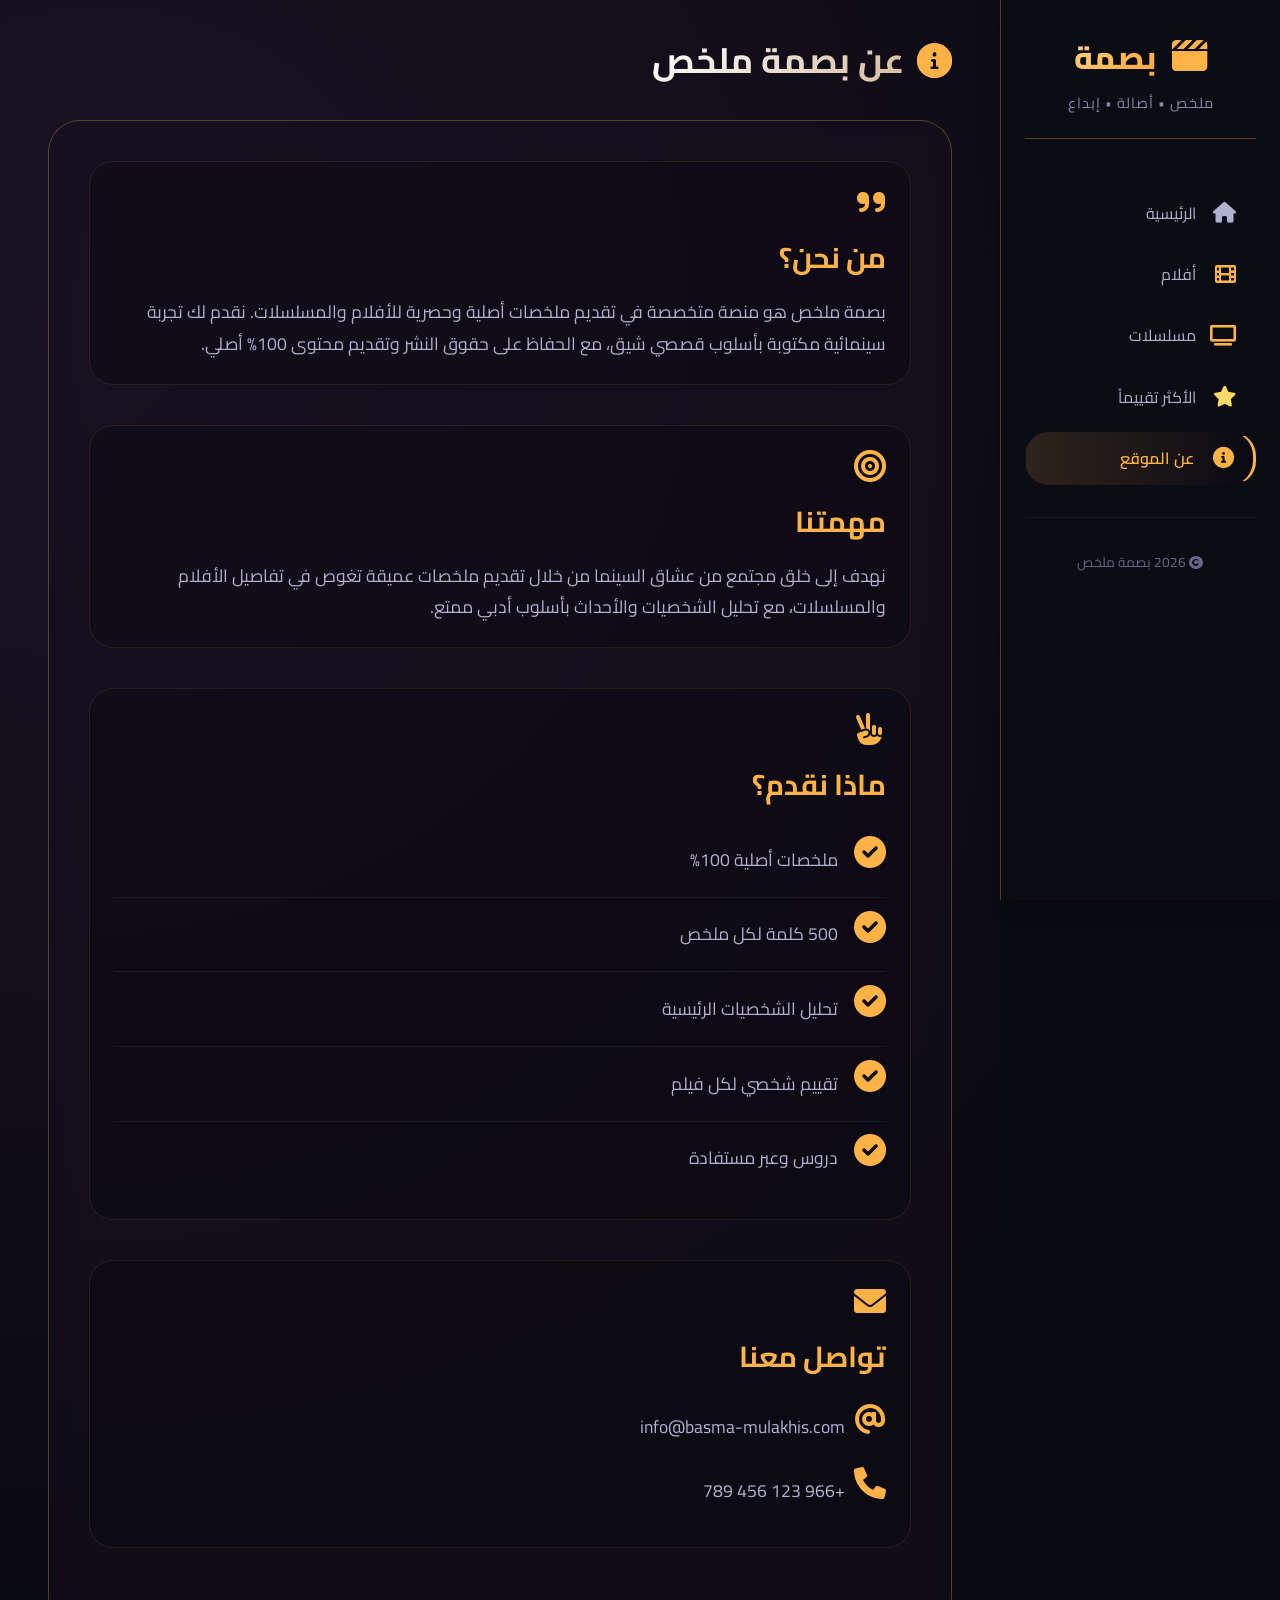
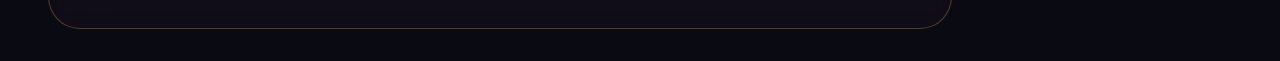
<file: about.html>
<!DOCTYPE html>
<html lang="ar" dir="rtl">
<head>
    <meta charset="UTF-8">
    <meta name="viewport" content="width=device-width, initial-scale=1.0">
    <title>بصمة ملخص | عن الموقع</title>
    
    <!-- تحسينات SEO -->
    <meta name="description" content="تعرف على موقع بصمة ملخص - مصدرك الأول للملخصات الأصلية للأفلام والمسلسلات">
    <meta name="keywords" content="عن الموقع, من نحن, بصمة ملخص, ملخصات أفلام">
    <meta name="author" content="بصمة ملخص">
    <meta name="robots" content="index, follow">
    
    <!-- Open Graph -->
    <meta property="og:title" content="بصمة ملخص - عن الموقع">
    <meta property="og:description" content="تعرف على فريق بصمة ملخص ورسالتنا">
    <meta property="og:type" content="website">
    <meta property="og:site_name" content="بصمة ملخص">
    
    <!-- CSS -->
    <link rel="stylesheet" href="css/style.css">
    <link rel="stylesheet" href="https://cdnjs.cloudflare.com/ajax/libs/font-awesome/6.0.0-beta3/css/all.min.css">
    <link href="https://fonts.googleapis.com/css2?family=Cairo:wght@300;400;500;600;700;800&display=swap" rel="stylesheet">
</head>
<body>
    <div class="menu-toggle" id="menuToggle">
        <i class="fas fa-bars"></i>
    </div>
    <div class="overlay" id="overlay"></div>

    <div class="site-wrapper">
        <aside class="sidebar" id="sidebar">
            <div class="logo-area">
                <div class="logo">
                    <i class="fas fa-clapperboard"></i> بصمة
                </div>
                <div class="logo-sub">ملخص • أصالة • إبداع</div>
            </div>
            
            <nav class="sidebar-nav">
                <a href="index.html" class="nav-item">
                    <i class="fas fa-home"></i>
                    <span>الرئيسية</span>
                </a>
                <a href="movies.html" class="nav-item">
                    <i class="fas fa-film"></i>
                    <span>أفلام</span>
                </a>
                <a href="tvshows.html" class="nav-item">
                    <i class="fas fa-tv"></i>
                    <span>مسلسلات</span>
                </a>
                <a href="top-rated.html" class="nav-item">
                    <i class="fas fa-star"></i>
                    <span>الأكثر تقييماً</span>
                </a>
                <a href="about.html" class="nav-item active">
                    <i class="fas fa-info-circle"></i>
                    <span>عن الموقع</span>
                </a>
            </nav>
            
            <div class="sidebar-footer">
                <i class="fas fa-copyright"></i> 2026 بصمة ملخص
            </div>
        </aside>

        <main class="main-content">
            <div class="top-header">
                <h1 class="page-title">
                    <i class="fas fa-info-circle"></i> 
                    عن بصمة ملخص
                </h1>
            </div>

            <div class="about-container glass-card">
                <div class="about-section">
                    <i class="fas fa-quote-right"></i>
                    <h2>من نحن؟</h2>
                    <p>بصمة ملخص هو منصة متخصصة في تقديم ملخصات أصلية وحصرية للأفلام والمسلسلات. نقدم لك تجربة سينمائية مكتوبة بأسلوب قصصي شيق، مع الحفاظ على حقوق النشر وتقديم محتوى 100% أصلي.</p>
                </div>

                <div class="about-section">
                    <i class="fas fa-bullseye"></i>
                    <h2>مهمتنا</h2>
                    <p>نهدف إلى خلق مجتمع من عشاق السينما من خلال تقديم ملخصات عميقة تغوص في تفاصيل الأفلام والمسلسلات، مع تحليل الشخصيات والأحداث بأسلوب أدبي ممتع.</p>
                </div>

                <div class="about-section">
                    <i class="fas fa-hand-peace"></i>
                    <h2>ماذا نقدم؟</h2>
                    <ul class="about-list">
                        <li><i class="fas fa-check-circle"></i> ملخصات أصلية 100%</li>
                        <li><i class="fas fa-check-circle"></i> 500 كلمة لكل ملخص</li>
                        <li><i class="fas fa-check-circle"></i> تحليل الشخصيات الرئيسية</li>
                        <li><i class="fas fa-check-circle"></i> تقييم شخصي لكل فيلم</li>
                        <li><i class="fas fa-check-circle"></i> دروس وعبر مستفادة</li>
                    </ul>
                </div>

                <div class="about-section">
                    <i class="fas fa-envelope"></i>
                    <h2>تواصل معنا</h2>
                    <div class="contact-info">
                        <p><i class="fas fa-at"></i> info@basma-mulakhis.com</p>
                        <p><i class="fas fa-phone"></i> +966 123 456 789</p>
                    </div>
                </div>
            </div>

            <div class="scroll-top" id="scrollTop">
                <i class="fas fa-arrow-up"></i>
            </div>
        </main>
    </div>

    <!-- ملفات JavaScript (اختياري للصفحة) -->
    <script src="js/movies-data.js"></script>
    <script src="js/tvshows-data.js"></script>
    <script src="js/main-data.js"></script>
    <script src="js/main.js"></script>
</body>
</html>
</file>
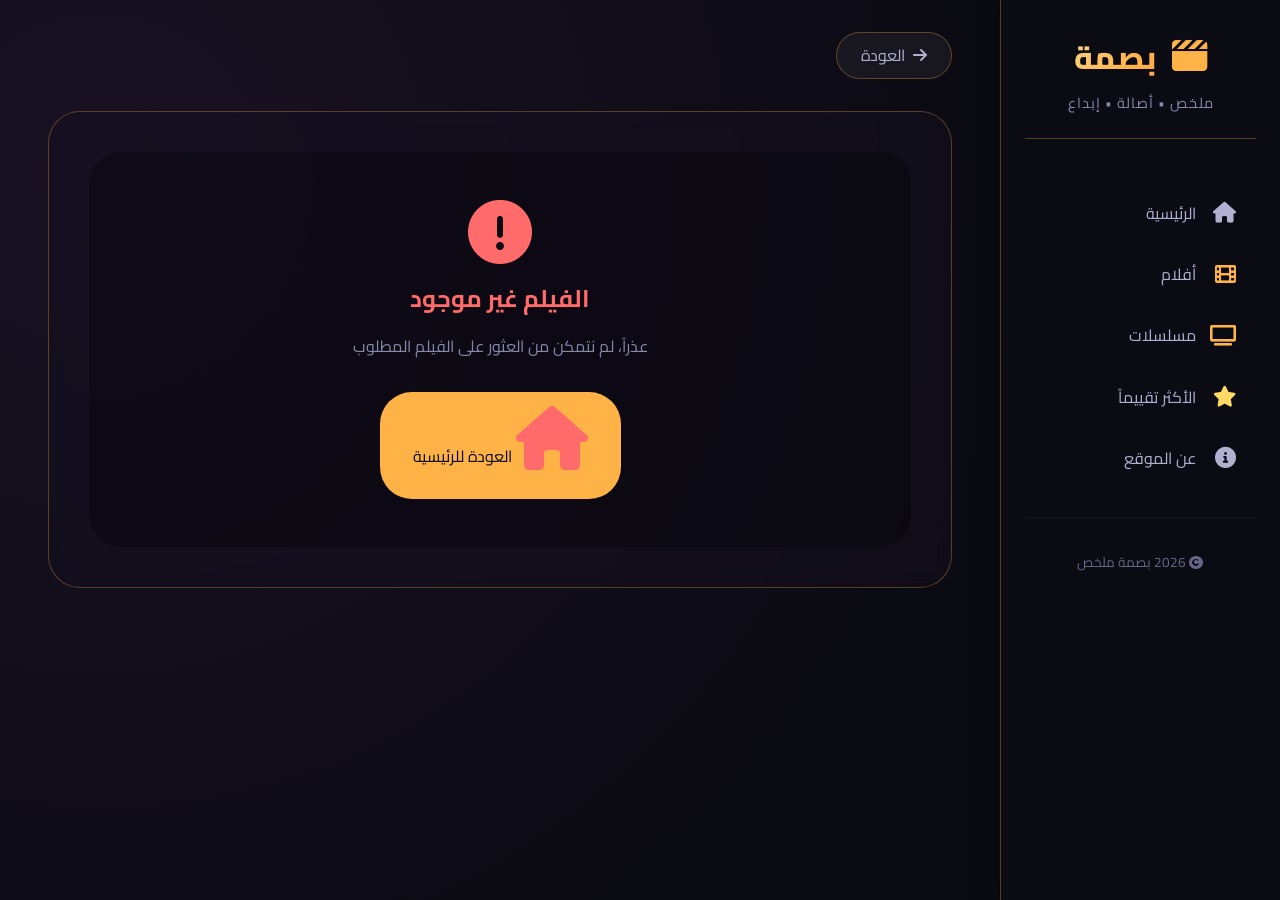
<file: movie-detail.html>
<!DOCTYPE html>
<html lang="ar" dir="rtl">
<head>
    <meta charset="UTF-8">
    <meta name="viewport" content="width=device-width, initial-scale=1.0">
    <title>بصمة ملخص | تفاصيل</title>
    
    <!-- تحسينات SEO -->
    <meta name="description" content="ملخصات أفلام ومسلسلات أصلية 100%">
    <meta name="keywords" content="ملخصات أفلام, ملخصات مسلسلات, مراجعات أفلام">
    <meta name="author" content="بصمة ملخص">
    <meta name="robots" content="index, follow">
    
    <!-- Open Graph -->
    <meta property="og:site_name" content="بصمة ملخص">
    <meta property="og:locale" content="ar_SA">
    
    <!-- Canonical URL (سيتم تحديثه بالجافاسكريبت) -->
    <link rel="canonical" id="canonical" href="https://ahmedrashadali7.github.io/basmah-mulakhas/movie-detail.html">
    
    <!-- CSS -->
    <link rel="stylesheet" href="css/style.css">
    <link rel="stylesheet" href="https://cdnjs.cloudflare.com/ajax/libs/font-awesome/6.0.0-beta3/css/all.min.css">
    <link href="https://fonts.googleapis.com/css2?family=Cairo:wght@300;400;500;600;700;800&display=swap" rel="stylesheet">
    
    <style>
        .loading-spinner {
            text-align: center;
            padding: 3rem;
        }
        .loading-spinner i {
            font-size: 3rem;
            color: #ffb347;
            animation: spin 1s linear infinite;
        }
        .loading-spinner p {
            margin-top: 1rem;
            color: #8888aa;
        }
        .error-container {
            text-align: center;
            padding: 3rem;
            background: rgba(0,0,0,0.3);
            border-radius: 2rem;
        }
        .error-container i {
            font-size: 4rem;
            color: #ff6b6b;
            margin-bottom: 1rem;
        }
        .error-container h2 {
            color: #ff6b6b;
            margin-bottom: 1rem;
        }
        .error-container p {
            color: #8888aa;
            margin-bottom: 2rem;
        }
        @keyframes spin {
            0% { transform: rotate(0deg); }
            100% { transform: rotate(360deg); }
        }
    </style>
</head>
<body>
    <div class="menu-toggle" id="menuToggle">
        <i class="fas fa-bars"></i>
    </div>
    <div class="overlay" id="overlay"></div>

    <div class="site-wrapper">
        <aside class="sidebar" id="sidebar">
            <div class="logo-area">
                <div class="logo">
                    <i class="fas fa-clapperboard"></i> بصمة
                </div>
                <div class="logo-sub">ملخص • أصالة • إبداع</div>
            </div>
            
            <nav class="sidebar-nav">
                <a href="index.html" class="nav-item">
                    <i class="fas fa-home"></i>
                    <span>الرئيسية</span>
                </a>
                <a href="movies.html" class="nav-item">
                    <i class="fas fa-film"></i>
                    <span>أفلام</span>
                </a>
                <a href="tvshows.html" class="nav-item">
                    <i class="fas fa-tv"></i>
                    <span>مسلسلات</span>
                </a>
                <a href="top-rated.html" class="nav-item">
                    <i class="fas fa-star"></i>
                    <span>الأكثر تقييماً</span>
                </a>
                <a href="about.html" class="nav-item">
                    <i class="fas fa-info-circle"></i>
                    <span>عن الموقع</span>
                </a>
            </nav>
            
            <div class="sidebar-footer">
                <i class="fas fa-copyright"></i> 2026 بصمة ملخص
            </div>
        </aside>

        <main class="main-content">
            <div class="back-button">
                <a href="javascript:history.back()" class="btn-back">
                    <i class="fas fa-arrow-right"></i> العودة
                </a>
            </div>

            <div class="movie-detail-container" id="movieDetail">
                <div class="loading-spinner">
                    <i class="fas fa-spinner fa-spin"></i>
                    <p>جاري تحميل التفاصيل...</p>
                </div>
            </div>

            <div class="scroll-top" id="scrollTop">
                <i class="fas fa-arrow-up"></i>
            </div>
        </main>
    </div>

    <!-- ملفات JavaScript -->
    <script src="js/movies-data.js"></script>
    <script src="js/tvshows-data.js"></script>
    <script src="js/main-data.js"></script>
    <script src="js/ui.js"></script>
    <script src="js/search.js"></script>
    <script src="js/social.js"></script>
    <script src="js/main.js"></script>
    
    <script>
        document.addEventListener('DOMContentLoaded', function() {
            // GitHub Pages: نستخدم query string فقط
            const urlParams = new URLSearchParams(window.location.search);
            const movieId = urlParams.get('id');
            
            console.log('📌 معرف الفيلم:', movieId);
            
            if (movieId && typeof loadMovieDetails === 'function') {
                loadMovieDetails(movieId);
            } else {
                console.error('❌ لا يوجد معرف فيلم');
                document.getElementById('movieDetail').innerHTML = `
                    <div class="error-container">
                        <i class="fas fa-exclamation-circle"></i>
                        <h2>الفيلم غير موجود</h2>
                        <p>عذراً، لم نتمكن من العثور على الفيلم المطلوب</p>
                        <a href="index.html" class="btn-back" style="background: #ffb347; color: #0a0a12; padding: 0.8rem 2rem; border-radius: 2rem; text-decoration: none; display: inline-block;">
                            <i class="fas fa-home"></i> العودة للرئيسية
                        </a>
                    </div>
                `;
            }
        });
    </script>
</body>
</html>
</file>
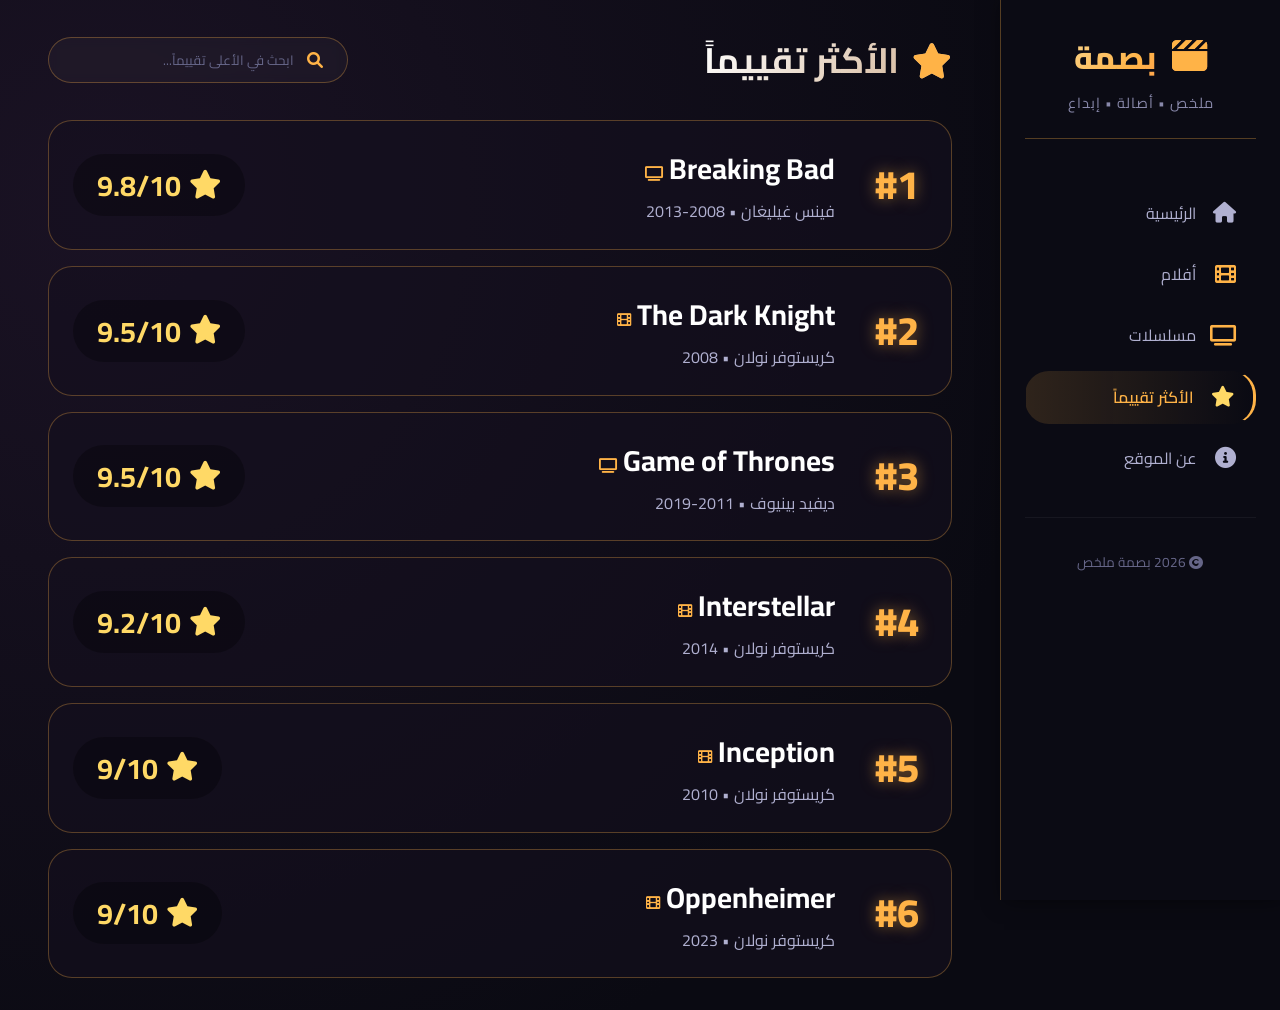
<file: top-rated.html>
<!DOCTYPE html>
<html lang="ar" dir="rtl">
<head>
    <meta charset="UTF-8">
    <meta name="viewport" content="width=device-width, initial-scale=1.0">
    <title>بصمة ملخص | الأكثر تقييماً</title>
    
    <!-- تحسينات SEO -->
    <meta name="description" content="قائمة بأعلى الأفلام والمسلسلات تقييماً على موقع بصمة ملخص">
    <meta name="keywords" content="أفضل الأفلام, أفضل المسلسلات, أعلى تقييم, بصمة ملخص">
    <meta name="author" content="بصمة ملخص">
    <meta name="robots" content="index, follow">
    
    <!-- Open Graph -->
    <meta property="og:title" content="بصمة ملخص - الأكثر تقييماً">
    <meta property="og:description" content="أعلى الأفلام والمسلسلات تقييماً">
    <meta property="og:type" content="website">
    <meta property="og:site_name" content="بصمة ملخص">
    
    <!-- CSS -->
    <link rel="stylesheet" href="css/style.css">
    <link rel="stylesheet" href="https://cdnjs.cloudflare.com/ajax/libs/font-awesome/6.0.0-beta3/css/all.min.css">
    <link href="https://fonts.googleapis.com/css2?family=Cairo:wght@300;400;500;600;700;800&display=swap" rel="stylesheet">
</head>
<body>
    <div class="menu-toggle" id="menuToggle">
        <i class="fas fa-bars"></i>
    </div>
    <div class="overlay" id="overlay"></div>

    <div class="site-wrapper">
        <aside class="sidebar" id="sidebar">
            <div class="logo-area">
                <div class="logo">
                    <i class="fas fa-clapperboard"></i> بصمة
                </div>
                <div class="logo-sub">ملخص • أصالة • إبداع</div>
            </div>
            
            <nav class="sidebar-nav">
                <a href="index.html" class="nav-item">
                    <i class="fas fa-home"></i>
                    <span>الرئيسية</span>
                </a>
                <a href="movies.html" class="nav-item">
                    <i class="fas fa-film"></i>
                    <span>أفلام</span>
                </a>
                <a href="tvshows.html" class="nav-item">
                    <i class="fas fa-tv"></i>
                    <span>مسلسلات</span>
                </a>
                <a href="top-rated.html" class="nav-item active">
                    <i class="fas fa-star"></i>
                    <span>الأكثر تقييماً</span>
                </a>
                <a href="about.html" class="nav-item">
                    <i class="fas fa-info-circle"></i>
                    <span>عن الموقع</span>
                </a>
            </nav>
            
            <div class="sidebar-footer">
                <i class="fas fa-copyright"></i> 2026 بصمة ملخص
            </div>
        </aside>

        <main class="main-content">
            <div class="top-header">
                <h1 class="page-title">
                    <i class="fas fa-star"></i> 
                    الأكثر تقييماً
                </h1>
                <div class="search-box">
                    <i class="fas fa-search"></i>
                    <input type="text" id="searchInput" placeholder="ابحث في الأعلى تقييماً...">
                </div>
            </div>

            <div class="top-rated-list" id="topRatedContainer">
                <div style="text-align: center; padding: 2rem; color: #8888aa;">
                    <i class="fas fa-spinner fa-spin" style="font-size: 2rem;"></i>
                    <p>جاري تحميل القائمة...</p>
                </div>
            </div>

            <div class="scroll-top" id="scrollTop">
                <i class="fas fa-arrow-up"></i>
            </div>
        </main>
    </div>

    <!-- ملفات JavaScript -->
    <script src="js/movies-data.js"></script>
    <script src="js/tvshows-data.js"></script>
    <script src="js/main-data.js"></script>
    <script src="js/categories.js"></script>
    <script src="js/ui.js"></script>
    <script src="js/search.js"></script>
    <script src="js/social.js"></script>
    <script src="js/main.js"></script>
</body>
</html>
</file>
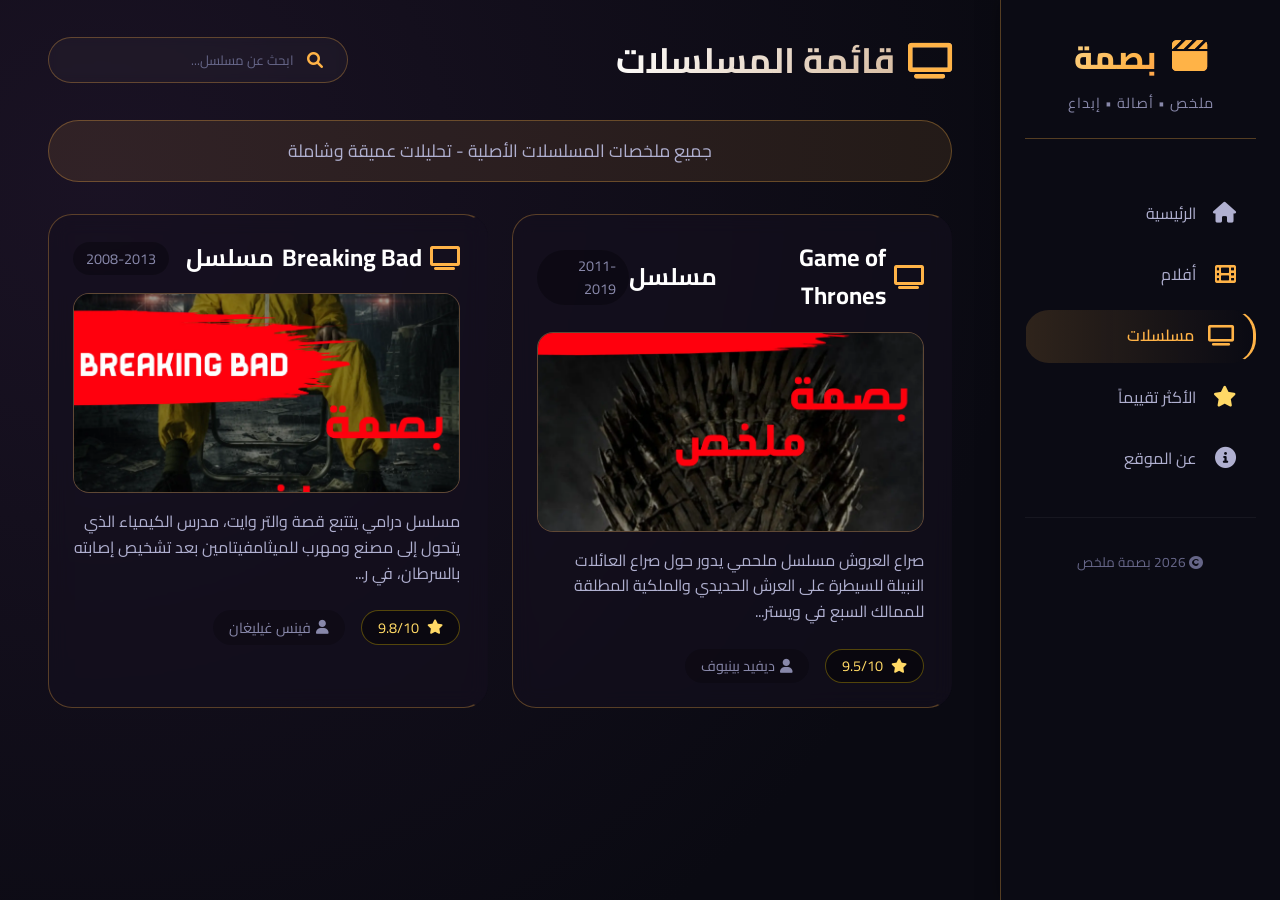
<file: tvshows.html>
<!DOCTYPE html>
<html lang="ar" dir="rtl">
<head>
    <meta charset="UTF-8">
    <meta name="viewport" content="width=device-width, initial-scale=1.0">
    <title>بصمة ملخص | المسلسلات</title>
    
    <!-- تحسينات SEO -->
    <meta name="description" content="قائمة بجميع ملخصات المسلسلات الأصلية - تحليلات عميقة وشاملة">
    <meta name="keywords" content="ملخصات مسلسلات, مراجعات مسلسلات, مسلسلات جديدة, بصمة ملخص">
    <meta name="author" content="بصمة ملخص">
    <meta name="robots" content="index, follow">
    
    <!-- Open Graph -->
    <meta property="og:title" content="بصمة ملخص - قائمة المسلسلات">
    <meta property="og:description" content="جميع ملخصات المسلسلات الأصلية في مكان واحد">
    <meta property="og:type" content="website">
    <meta property="og:site_name" content="بصمة ملخص">
    
    <!-- CSS -->
    <link rel="stylesheet" href="css/style.css">
    <link rel="stylesheet" href="https://cdnjs.cloudflare.com/ajax/libs/font-awesome/6.0.0-beta3/css/all.min.css">
    <link href="https://fonts.googleapis.com/css2?family=Cairo:wght@300;400;500;600;700;800&display=swap" rel="stylesheet">
</head>
<body>
    <div class="menu-toggle" id="menuToggle">
        <i class="fas fa-bars"></i>
    </div>
    <div class="overlay" id="overlay"></div>

    <div class="site-wrapper">
        <aside class="sidebar" id="sidebar">
            <div class="logo-area">
                <div class="logo">
                    <i class="fas fa-clapperboard"></i> بصمة
                </div>
                <div class="logo-sub">ملخص • أصالة • إبداع</div>
            </div>
            
            <nav class="sidebar-nav">
                <a href="index.html" class="nav-item">
                    <i class="fas fa-home"></i>
                    <span>الرئيسية</span>
                </a>
                <a href="movies.html" class="nav-item">
                    <i class="fas fa-film"></i>
                    <span>أفلام</span>
                </a>
                <a href="tvshows.html" class="nav-item active">
                    <i class="fas fa-tv"></i>
                    <span>مسلسلات</span>
                </a>
                <a href="top-rated.html" class="nav-item">
                    <i class="fas fa-star"></i>
                    <span>الأكثر تقييماً</span>
                </a>
                <a href="about.html" class="nav-item">
                    <i class="fas fa-info-circle"></i>
                    <span>عن الموقع</span>
                </a>
            </nav>
            
            <div class="sidebar-footer">
                <i class="fas fa-copyright"></i> 2026 بصمة ملخص
            </div>
        </aside>

        <main class="main-content">
            <div class="top-header">
                <h1 class="page-title">
                    <i class="fas fa-tv"></i> 
                    قائمة المسلسلات
                </h1>
                <div class="search-box">
                    <i class="fas fa-search"></i>
                    <input type="text" id="searchInput" placeholder="ابحث عن مسلسل...">
                </div>
            </div>

            <div class="category-info">
                <p>جميع ملخصات المسلسلات الأصلية - تحليلات عميقة وشاملة</p>
            </div>

            <div class="movies-grid" id="moviesContainer">
                <div style="text-align: center; padding: 2rem; color: #8888aa;">
                    <i class="fas fa-spinner fa-spin" style="font-size: 2rem;"></i>
                    <p>جاري التحميل...</p>
                </div>
            </div>

            <div class="scroll-top" id="scrollTop">
                <i class="fas fa-arrow-up"></i>
            </div>
        </main>
    </div>

    <!-- ملفات JavaScript -->
    <script src="js/movies-data.js"></script>
    <script src="js/tvshows-data.js"></script>
    <script src="js/main-data.js"></script>
    <script src="js/categories.js"></script>
    <script src="js/ui.js"></script>
    <script src="js/search.js"></script>
    <script src="js/social.js"></script>
    <script src="js/main.js"></script>
</body>
</html>
</file>
<file: css/style.css>
/* ========== المتغيرات الأساسية ========== */
:root {
    --primary: #ffb347;
    --primary-dark: #ff7e5f;
    --bg-dark: #0a0a12;
    --bg-card: rgba(20, 15, 30, 0.6);
    --text-light: #ffffff;
    --text-dim: #b0b0d0;
    --border-glow: rgba(255, 180, 70, 0.3);
    --shadow: 0 15px 30px -15px #000;
}

/* ========== إعادة تعيين ========== */
* {
    margin: 0;
    padding: 0;
    box-sizing: border-box;
}

body {
    font-family: 'Cairo', sans-serif;
    background: var(--bg-dark);
    color: var(--text-light);
    line-height: 1.6;
    direction: rtl;
    min-height: 100vh;
}

/* ========== الهيكل الرئيسي ========== */
.site-wrapper {
    display: grid;
    grid-template-columns: 280px 1fr;
    min-height: 100vh;
}

/* ========== تحسينات القائمة الجانبية للهاتف ========== */
.menu-toggle {
    display: none;
    position: fixed;
    top: 20px;
    right: 20px;
    z-index: 1001;
    background: var(--primary);
    color: #0a0a12;
    width: 50px;
    height: 50px;
    border-radius: 50%;
    align-items: center;
    justify-content: center;
    cursor: pointer;
    box-shadow: 0 4px 15px rgba(255, 180, 70, 0.3);
    border: 2px solid rgba(255, 255, 255, 0.2);
    font-size: 1.3rem;
    transition: all 0.3s ease;
}

.menu-toggle:hover {
    transform: scale(1.1);
    background: #ffc064;
}

.overlay {
    display: none;
    position: fixed;
    top: 0;
    left: 0;
    right: 0;
    bottom: 0;
    background: rgba(0, 0, 0, 0.7);
    z-index: 998;
    backdrop-filter: blur(3px);
}

/* ========== الشريط الجانبي ========== */
.sidebar {
    background: rgba(12, 12, 22, 0.95);
    backdrop-filter: blur(10px);
    border-left: 1px solid var(--border-glow);
    padding: 2rem 1.5rem;
    position: sticky;
    top: 0;
    height: 100vh;
    overflow-y: auto;
    box-shadow: 4px 0 20px rgba(0, 0, 0, 0.5);
    transition: right 0.3s ease;
}

.logo-area {
    text-align: center;
    margin-bottom: 3rem;
    padding-bottom: 1.5rem;
    border-bottom: 1px solid var(--border-glow);
}

.logo {
    font-size: 2rem;
    font-weight: 800;
    background: linear-gradient(135deg, #f5e6b1, var(--primary), var(--primary-dark));
    -webkit-background-clip: text;
    background-clip: text;
    color: transparent;
    margin-bottom: 0.5rem;
}

.logo i {
    font-size: 2.2rem;
    color: var(--primary);
    margin-left: 0.5rem;
}

.logo-sub {
    color: #8888aa;
    font-size: 0.9rem;
    letter-spacing: 1px;
}

.sidebar-nav {
    display: flex;
    flex-direction: column;
    gap: 0.5rem;
}

.nav-item {
    display: flex;
    align-items: center;
    gap: 1rem;
    padding: 0.8rem 1.2rem;
    border-radius: 1.5rem;
    color: var(--text-dim);
    transition: all 0.3s ease;
    text-decoration: none;
    border: 1px solid transparent;
}

.nav-item i {
    width: 24px;
    font-size: 1.3rem;
}

.nav-item:hover {
    background: rgba(255, 180, 70, 0.1);
    border-color: var(--border-glow);
    color: var(--primary);
    transform: translateX(-5px);
}

.nav-item.active {
    background: linear-gradient(90deg, rgba(255, 180, 70, 0.15), transparent);
    border-right: 3px solid var(--primary);
    color: var(--primary);
    font-weight: 600;
}

.sidebar-footer {
    margin-top: auto;
    padding-top: 2rem;
    margin-top: 2rem;
    border-top: 1px solid rgba(255, 255, 255, 0.05);
    font-size: 0.85rem;
    color: #666688;
    text-align: center;
    line-height: 1.8;
}

/* ========== المحتوى الرئيسي ========== */
.main-content {
    padding: 2rem 3rem;
    background: radial-gradient(circle at 10% 20%, rgba(30, 20, 40, 0.8), var(--bg-dark) 80%);
    min-height: 100vh;
}

/* الهيدر العلوي */
.top-header {
    display: flex;
    justify-content: space-between;
    align-items: center;
    margin-bottom: 2rem;
    flex-wrap: wrap;
    gap: 1rem;
}

.page-title {
    font-size: 2.2rem;
    font-weight: 700;
    background: linear-gradient(120deg, #ffffff, #d0b090);
    -webkit-background-clip: text;
    background-clip: text;
    color: transparent;
    display: flex;
    align-items: center;
    gap: 0.8rem;
}

.page-title i {
    color: var(--primary);
}

.search-box {
    background: rgba(255, 255, 255, 0.03);
    border: 1px solid var(--border-glow);
    border-radius: 3rem;
    padding: 0.6rem 1.5rem;
    display: flex;
    align-items: center;
    gap: 0.8rem;
    width: 300px;
    backdrop-filter: blur(5px);
}

.search-box i {
    color: var(--primary);
}

.search-box input {
    background: transparent;
    border: none;
    outline: none;
    color: white;
    font-family: 'Cairo', sans-serif;
    width: 100%;
}

.search-box input::placeholder {
    color: #666688;
}

/* الإحصائيات */
.stats {
    display: flex;
    gap: 1.5rem;
    margin-bottom: 2.5rem;
    flex-wrap: wrap;
}

.stat-card {
    background: var(--bg-card);
    border: 1px solid var(--border-glow);
    border-radius: 1.5rem;
    padding: 1rem 2rem;
    display: flex;
    align-items: center;
    gap: 1rem;
    backdrop-filter: blur(10px);
    transition: all 0.3s ease;
}

.stat-card:hover {
    transform: translateY(-3px);
    border-color: var(--primary);
    box-shadow: 0 10px 20px -10px #000;
}

.stat-card i {
    color: var(--primary);
    font-size: 1.8rem;
}

.stat-info h4 {
    font-size: 1.5rem;
    font-weight: 700;
    color: white;
}

.stat-info p {
    color: #8888aa;
    font-size: 0.9rem;
}

/* ========== أقسام سريعة في الرئيسية ========== */
.quick-sections {
    display: grid;
    grid-template-columns: repeat(auto-fit, minmax(250px, 1fr));
    gap: 1.5rem;
    margin: 2rem 0 3rem;
}

.quick-card {
    background: linear-gradient(145deg, rgba(255, 180, 70, 0.1), rgba(255, 120, 70, 0.05));
    border: 1px solid var(--border-glow);
    border-radius: 1.5rem;
    padding: 2rem;
    text-align: center;
    text-decoration: none;
    color: inherit;
    transition: all 0.3s ease;
    backdrop-filter: blur(10px);
}

.quick-card:hover {
    transform: translateY(-5px);
    border-color: var(--primary);
    box-shadow: 0 15px 30px -10px #000;
}

.quick-card i {
    font-size: 3rem;
    color: var(--primary);
    margin-bottom: 1rem;
}

.quick-card h3 {
    font-size: 1.5rem;
    margin-bottom: 0.5rem;
    color: white;
}

.quick-card p {
    color: var(--text-dim);
}

.section-title {
    font-size: 1.8rem;
    margin: 2rem 0 1rem;
    display: flex;
    align-items: center;
    gap: 0.8rem;
    color: white;
}

.section-title i {
    color: var(--primary);
}

/* ========== شبكة الأفلام ========== */
.movies-grid {
    display: grid;
    grid-template-columns: repeat(auto-fill, minmax(300px, 1fr));
    gap: 1.5rem;
    margin-top: 2rem;
}

/* بطاقة الفيلم */
.movie-card {
    background: var(--bg-card);
    backdrop-filter: blur(10px);
    border: 1px solid var(--border-glow);
    border-radius: 1.5rem;
    padding: 1.5rem;
    transition: all 0.3s ease;
    text-decoration: none;
    color: inherit;
    display: block;
    border-right: 4px solid transparent;
    animation: slideIn 0.5s ease forwards;
    height: 100%;
}

.movie-card:hover {
    transform: translateY(-5px) translateX(-5px);
    border-right-color: var(--primary);
    box-shadow: 0 20px 30px -10px #000;
}

.movie-card-header {
    display: flex;
    justify-content: space-between;
    align-items: center;
    margin-bottom: 1rem;
}

.movie-title {
    font-size: 1.5rem;
    font-weight: 700;
    display: flex;
    align-items: center;
    gap: 0.5rem;
}

.movie-title i {
    color: var(--primary);
}

.movie-year {
    color: #8888aa;
    font-size: 0.9rem;
    background: rgba(0, 0, 0, 0.3);
    padding: 0.3rem 0.8rem;
    border-radius: 2rem;
}

.movie-summary {
    color: var(--text-dim);
    margin-bottom: 1.5rem;
    line-height: 1.6;
    display: -webkit-box;
    -webkit-line-clamp: 3;
    -webkit-box-orient: vertical;
    overflow: hidden;
}

.movie-meta {
    display: flex;
    gap: 1rem;
    flex-wrap: wrap;
}

.movie-rating {
    background: rgba(0, 0, 0, 0.4);
    padding: 0.3rem 1rem;
    border-radius: 2rem;
    border: 1px solid rgba(255, 215, 0, 0.3);
    color: #ffd966;
    display: inline-flex;
    align-items: center;
    gap: 0.5rem;
    font-size: 0.9rem;
}

.movie-director {
    color: #8888aa;
    font-size: 0.9rem;
    display: flex;
    align-items: center;
    gap: 0.3rem;
    background: rgba(0, 0, 0, 0.2);
    padding: 0.3rem 1rem;
    border-radius: 2rem;
}

/* ========== صفحة التفاصيل ========== */
.back-button {
    margin-bottom: 2rem;
}

.btn-back {
    background: rgba(255, 255, 255, 0.05);
    border: 1px solid var(--border-glow);
    padding: 0.6rem 1.5rem;
    border-radius: 2rem;
    color: var(--text-dim);
    text-decoration: none;
    display: inline-flex;
    align-items: center;
    gap: 0.5rem;
    transition: all 0.3s;
}

.btn-back:hover {
    background: rgba(255, 180, 70, 0.1);
    color: var(--primary);
    transform: translateX(5px);
}

.movie-detail-container {
    background: var(--bg-card);
    backdrop-filter: blur(10px);
    border: 1px solid var(--border-glow);
    border-radius: 2rem;
    padding: 2.5rem;
    animation: slideIn 0.5s ease;
}

.detail-header {
    display: flex;
    gap: 2rem;
    margin-bottom: 2rem;
    flex-wrap: wrap;
}

/* ========== تحسين عرض الصور في صفحة التفاصيل ========== */

.detail-poster {
    width: 200px;
    height: 300px;
    background: linear-gradient(145deg, #2a2535, #1a1525);
    border-radius: 1.5rem;
    display: flex;
    align-items: center;
    justify-content: center;
    border: 2px solid var(--border-glow);
    overflow: hidden;  /* 👈 يخفي أي جزء زائد من الصورة */
    position: relative;
    box-shadow: 0 10px 20px rgba(0,0,0,0.5);
    flex-shrink: 0;  /* 👈 يمنع الصورة من التقلص */
}

.detail-poster i {
    font-size: 4rem;
    color: var(--primary);
    opacity: 0.5;
}

.detail-poster img {
    width: 100%;
    height: 100%;
    object-fit: cover;  /* 👈 ده الحل السحري! بيخلي الصورة تغطي الإطار كامل */
    object-position: center;  /* 👈 يركز الصورة في المنتصف */
    border-radius: 1.5rem;
    transition: transform 0.3s ease;
    display: block;
}

.detail-poster img:hover {
    transform: scale(1.05);  /* 👈 تكبير بسيط عند المرور بالماوس */
}

/* ========== تحسين عرض الصور في البطاقات ========== */

.movie-card .movie-poster {
    width: 100%;
    height: 200px;
    object-fit: cover;  /* 👈 نفس الحل السحري */
    object-position: center;
    border-radius: 1rem;
    margin-bottom: 1rem;
    border: 1px solid var(--border-glow);
    transition: transform 0.3s ease;
}

.movie-card:hover .movie-poster {
    transform: scale(1.02);
}

.detail-title {
    font-size: 2.8rem;
    font-weight: 800;
    margin-bottom: 0.5rem;
    background: linear-gradient(135deg, #ffffff, var(--primary));
    -webkit-background-clip: text;
    background-clip: text;
    color: transparent;
}

.detail-meta {
    display: flex;
    gap: 2rem;
    margin: 1rem 0;
    flex-wrap: wrap;
}

.detail-meta-item {
    display: flex;
    align-items: center;
    gap: 0.5rem;
    color: var(--text-dim);
    background: rgba(0, 0, 0, 0.3);
    padding: 0.5rem 1.2rem;
    border-radius: 2rem;
}

.detail-meta-item i {
    color: var(--primary);
}

.detail-rating {
    font-size: 2rem;
    color: #ffd966;
    font-weight: 700;
    margin: 1rem 0;
    display: flex;
    align-items: center;
    gap: 0.5rem;
    background: rgba(0, 0, 0, 0.3);
    padding: 0.5rem 1.5rem;
    border-radius: 3rem;
    display: inline-flex;
}

.detail-section {
    margin: 2.5rem 0;
    padding: 1.5rem;
    background: rgba(0, 0, 0, 0.2);
    border-radius: 1.5rem;
    border: 1px solid rgba(255, 180, 70, 0.1);
}

.detail-section h2 {
    color: var(--primary);
    margin-bottom: 1.2rem;
    font-size: 1.8rem;
    display: flex;
    align-items: center;
    gap: 0.5rem;
}

.detail-section p {
    color: var(--text-dim);
    line-height: 1.9;
    font-size: 1.1rem;
    white-space: pre-line;
}

.detail-note {
    background: rgba(0, 0, 0, 0.3);
    border: 1px dashed var(--border-glow);
    border-radius: 1.5rem;
    padding: 1.5rem;
    margin-top: 2rem;
}

.detail-note h2 {
    color: var(--primary);
    margin-bottom: 1rem;
    display: flex;
    align-items: center;
    gap: 0.5rem;
}

/* ========== صفحة عن الموقع ========== */
.about-container {
    padding: 2.5rem;
    animation: slideIn 0.5s ease;
}

.about-section {
    margin-bottom: 2.5rem;
    padding: 1.5rem;
    background: rgba(0, 0, 0, 0.2);
    border-radius: 1.5rem;
    border: 1px solid rgba(255, 180, 70, 0.1);
}

.about-section i:first-child {
    font-size: 2rem;
    color: var(--primary);
    margin-bottom: 1rem;
}

.about-section h2 {
    color: var(--primary);
    margin-bottom: 1rem;
    font-size: 1.8rem;
}

.about-section p {
    color: var(--text-dim);
    line-height: 1.8;
    font-size: 1.1rem;
}

.about-list {
    list-style: none;
}

.about-list li {
    display: flex;
    align-items: center;
    gap: 1rem;
    padding: 0.8rem 0;
    color: var(--text-dim);
    font-size: 1.1rem;
    border-bottom: 1px solid rgba(255, 255, 255, 0.05);
}

.about-list li:last-child {
    border-bottom: none;
}

.about-list li i {
    color: #4CAF50;
    font-size: 1.3rem;
}

.contact-info p {
    display: flex;
    align-items: center;
    gap: 1rem;
    padding: 0.5rem 0;
    color: var(--text-dim);
}

.contact-info i {
    color: var(--primary);
    width: 25px;
}

/* ========== صفحة الأكثر تقييماً ========== */
.top-rated-list {
    display: flex;
    flex-direction: column;
    gap: 1rem;
    margin-top: 2rem;
}

.top-rated-item {
    background: var(--bg-card);
    border: 1px solid var(--border-glow);
    border-radius: 1.5rem;
    padding: 1.5rem;
    display: flex;
    align-items: center;
    gap: 2rem;
    transition: all 0.3s ease;
    cursor: pointer;
    animation: slideIn 0.5s ease forwards;
}

.top-rated-item:hover {
    transform: translateX(-5px);
    border-color: var(--primary);
    box-shadow: 0 15px 30px -10px #000;
}

.top-rated-rank {
    font-size: 2.5rem;
    font-weight: 800;
    color: var(--primary);
    min-width: 60px;
    text-align: center;
    text-shadow: 0 0 15px rgba(255, 180, 70, 0.5);
}

.top-rated-info {
    flex: 1;
}

.top-rated-info h3 {
    font-size: 1.8rem;
    margin-bottom: 0.5rem;
    color: white;
}

.top-rated-info p {
    color: var(--text-dim);
    font-size: 1rem;
}

.top-rated-rating {
    font-size: 1.8rem;
    color: #ffd966;
    font-weight: 700;
    display: flex;
    align-items: center;
    gap: 0.5rem;
    background: rgba(0, 0, 0, 0.3);
    padding: 0.5rem 1.5rem;
    border-radius: 3rem;
}

/* ========== تحسينات عامة ========== */
.category-info {
    background: rgba(255, 180, 70, 0.1);
    border: 1px solid var(--border-glow);
    border-radius: 2rem;
    padding: 1rem 2rem;
    margin-bottom: 2rem;
    text-align: center;
    color: var(--text-dim);
    font-size: 1.1rem;
}

.glass-card {
    background: var(--bg-card);
    backdrop-filter: blur(10px);
    border: 1px solid var(--border-glow);
    border-radius: 2rem;
}

/* زر العودة للأعلى */
.scroll-top {
    position: fixed;
    bottom: 2rem;
    left: 2rem;
    background: var(--primary);
    color: #0a0a12;
    width: 50px;
    height: 50px;
    border-radius: 50%;
    display: flex;
    align-items: center;
    justify-content: center;
    cursor: pointer;
    opacity: 0;
    transition: all 0.3s;
    border: 2px solid rgba(255, 255, 255, 0.3);
    pointer-events: none;
    z-index: 999;
}

.scroll-top.visible {
    opacity: 1;
    pointer-events: all;
}

.scroll-top:hover {
    transform: scale(1.1);
    background: #ffc064;
}

/* حركات */
@keyframes slideIn {
    from {
        opacity: 0;
        transform: translateX(30px);
    }
    to {
        opacity: 1;
        transform: translateX(0);
    }
}

@keyframes fadeIn {
    from {
        opacity: 0;
    }
    to {
        opacity: 1;
    }
}

/* ========== تحسينات للشاشات الصغيرة ========== */
@media (max-width: 900px) {
    .site-wrapper {
        grid-template-columns: 1fr;
    }
    
    .menu-toggle {
        display: flex;
    }
    
    .sidebar {
        position: fixed;
        right: -100%;
        top: 0;
        z-index: 999;
        transition: right 0.3s ease;
        width: 280px;
        height: 100vh;
    }
    
    .sidebar.active {
        right: 0;
    }
    
    .overlay.active {
        display: block;
    }
    
    .main-content {
        padding: 1.5rem;
        padding-top: 70px;
    }
    
    .input-grid {
        grid-template-columns: 1fr;
    }
    
    .input-full {
        grid-column: span 1;
    }
    
    .movies-grid {
        grid-template-columns: 1fr;
    }
    
    .detail-header {
        flex-direction: column;
        align-items: center;
        text-align: center;
    }
    
    .detail-title {
        font-size: 2rem;
    }
    
    .detail-meta {
        justify-content: center;
    }
    
    .detail-rating {
        justify-content: center;
    }
    
    .top-rated-item {
        flex-direction: column;
        text-align: center;
        gap: 1rem;
    }
    
    .top-rated-rank {
        min-width: auto;
    }
    
    .stats {
        justify-content: center;
    }
    
    .quick-sections {
        grid-template-columns: 1fr;
    }
}

@media (max-width: 480px) {
    .main-content {
        padding: 1rem;
        padding-top: 70px;
    }
    
    .page-title {
        font-size: 1.8rem;
    }
    
    .search-box {
        width: 100%;
    }
    
    .stat-card {
        width: 100%;
    }
    
    .movie-card-header {
        flex-direction: column;
        align-items: flex-start;
        gap: 0.5rem;
    }
    
    .detail-section h2 {
        font-size: 1.5rem;
    }
    
    .detail-section p {
        font-size: 1rem;
    }
}

/* ========== تخصيص شريط التمرير ========== */
::-webkit-scrollbar {
    width: 8px;
    height: 8px;
}

::-webkit-scrollbar-track {
    background: rgba(0, 0, 0, 0.3);
}

::-webkit-scrollbar-thumb {
    background: var(--primary);
    border-radius: 4px;
}

::-webkit-scrollbar-thumb:hover {
    background: #ffc064;
}

/* ========== تأثيرات إضافية ========== */
::selection {
    background: var(--primary);
    color: #0a0a12;
}

.loading {
    display: flex;
    justify-content: center;
    align-items: center;
    min-height: 200px;
}

.loading::after {
    content: '';
    width: 40px;
    height: 40px;
    border: 3px solid var(--border-glow);
    border-top-color: var(--primary);
    border-radius: 50%;
    animation: spin 1s linear infinite;
}

@keyframes spin {
    to {
        transform: rotate(360deg);
    }
}

/* تنسيق النصوص الطويلة */
.detail-section p {
    white-space: pre-wrap;
    word-wrap: break-word;
}

/* تحسين ظهور الروابط */
a {
    text-decoration: none;
    color: inherit;
}

/* تنسيق الأيقونات */
.fa-star, .fa-star-half-alt {
    color: #ffd966;
}

.fa-film, .fa-tv {
    color: var(--primary);
}

/* ========== تحسينات SEO وإضافات ========== */

/* تنسيق روابط العناوين */
.heading-link {
    opacity: 0;
    margin-right: 10px;
    color: var(--primary);
    transition: opacity 0.3s ease;
    font-size: 0.8em;
    text-decoration: none;
}

h2:hover .heading-link {
    opacity: 1;
}

/* تنسيق أزرار المشاركة */
.share-buttons {
    margin-top: 3rem;
    padding: 2rem;
    background: rgba(0, 0, 0, 0.2);
    border-radius: 1.5rem;
    border: 1px solid var(--border-glow);
}

.share-buttons h3 {
    color: var(--primary);
    margin-bottom: 1.5rem;
    display: flex;
    align-items: center;
    gap: 0.5rem;
}

.share-grid {
    display: grid;
    grid-template-columns: repeat(auto-fit, minmax(150px, 1fr));
    gap: 1rem;
}

.share-btn {
    display: flex;
    align-items: center;
    justify-content: center;
    gap: 0.5rem;
    padding: 0.8rem;
    border-radius: 2rem;
    color: white;
    text-decoration: none;
    transition: all 0.3s ease;
    border: 1px solid rgba(255, 255, 255, 0.1);
    cursor: pointer;
}

.share-btn:hover {
    transform: translateY(-3px);
    box-shadow: 0 10px 20px -5px rgba(0, 0, 0, 0.5);
}

.share-btn.facebook {
    background: #1877f2;
}

.share-btn.twitter {
    background: #000000;
}

.share-btn.whatsapp {
    background: #25d366;
}

.share-btn.telegram {
    background: #0088cc;
}

/* تنسيق المحتوى ذي الصلة */
.related-content {
    margin-top: 3rem;
}

/* تحسين عرض الصور */
img {
    max-width: 100%;
    height: auto;
    display: block;
}

/* تنسيق lazy loading */
img[data-src] {
    opacity: 0;
    transition: opacity 0.3s ease;
}

img.loaded {
    opacity: 1;
}

/* تحسين سرعة التحميل */
.movie-card {
    content-visibility: auto;
    contain-intrinsic-size: 0 300px;
}

/* تنسيق الروابط الخارجية */
a[href^="http"]:not([href*="basmat-mulakhis.com"])::after {
    content: " 🔗";
    font-size: 0.8em;
    opacity: 0.6;
}

/* تحسين التباين للقراءة */
p, li, .movie-summary {
    text-rendering: optimizeLegibility;
}

/* إضافة تأثيرات للتركيز */
*:focus-visible {
    outline: 2px solid var(--primary);
    outline-offset: 2px;
    border-radius: 4px;
}

/* تنسيق الـ breadcrumbs */
.breadcrumbs {
    display: flex;
    align-items: center;
    gap: 0.5rem;
    flex-wrap: wrap;
    margin-bottom: 1.5rem;
    padding: 0.8rem 1.2rem;
    background: rgba(0, 0, 0, 0.2);
    border-radius: 3rem;
    font-size: 0.9rem;
}

.breadcrumbs a {
    color: var(--primary);
    text-decoration: none;
}

.breadcrumbs i {
    font-size: 0.7rem;
    color: #666688;
}

/* تحسين ظهور التقييم */
.detail-rating {
    font-size: 2rem;
    color: #ffd966;
    font-weight: 700;
    margin: 1rem 0;
    display: flex;
    align-items: center;
    gap: 0.5rem;
    background: rgba(0, 0, 0, 0.3);
    padding: 0.5rem 1.5rem;
    border-radius: 3rem;
    display: inline-flex;
}

/* تحسين ظهور الأنواع */
.genre-tag {
    background: rgba(255, 180, 70, 0.15);
    border: 1px solid var(--border-glow);
    padding: 0.3rem 1rem;
    border-radius: 2rem;
    font-size: 0.9rem;
    color: var(--primary);
    display: inline-block;
    margin: 0.2rem;
}

/* تحسين قائمة الممثلين */
.cast-list {
    display: flex;
    flex-wrap: wrap;
    gap: 0.8rem;
    margin-top: 1rem;
}

.cast-item {
    background: rgba(255, 255, 255, 0.05);
    border: 1px solid rgba(255, 180, 70, 0.2);
    padding: 0.5rem 1.2rem;
    border-radius: 2rem;
    font-size: 0.95rem;
    color: var(--text-dim);
    transition: all 0.3s ease;
}

.cast-item:hover {
    background: rgba(255, 180, 70, 0.15);
    color: var(--primary);
    transform: translateY(-2px);
}

/* تحسينات Alt Text والصور */
.movie-poster {
    width: 100%;
    height: 200px;
    object-fit: cover;
    border-radius: 1rem;
    margin-bottom: 1rem;
    border: 1px solid var(--border-glow);
    transition: transform 0.3s ease;
    background: #1a1a2e; /* لون خلفية أثناء التحميل */
}

.movie-poster-detail {
    width: 100%;
    height: 100%;
    object-fit: cover;
    border-radius: 1.5rem;
    transition: transform 0.3s ease;
}

/* تحسين ظهور Alt Text لو الصورة مش موجودة */
img[alt] {
    position: relative;
}

img:not([src]):not([srcset]),
img[src=""],
img[src="#"] {
    min-width: 100%;
    min-height: 200px;
    background: #1a1a2e;
    border: 2px dashed var(--border-glow);
    display: flex;
    align-items: center;
    justify-content: center;
    color: #b0b0d0;
    font-family: 'Cairo', sans-serif;
    text-align: center;
    padding: 1rem;
}

img:not([src]):not([srcset])::after,
img[src=""]::after,
img[src="#"]::after {
    content: attr(alt);
    display: block;
    padding: 2rem;
    background: rgba(0,0,0,0.5);
    border-radius: 1rem;
}

/* تنسيق figure و figcaption */
.poster-figure {
    margin: 0;
    position: relative;
    width: 100%;
    height: 100%;
}

.poster-caption {
    position: absolute;
    bottom: 0;
    left: 0;
    right: 0;
    background: rgba(0,0,0,0.7);
    color: #b0b0d0;
    padding: 0.5rem;
    font-size: 0.7rem;
    text-align: center;
    border-radius: 0 0 1.5rem 1.5rem;
    opacity: 0;
    transition: opacity 0.3s ease;
}

.poster-figure:hover .poster-caption {
    opacity: 1;
}

/* مكان الصورة الافتراضي */
.movie-poster-placeholder {
    width: 100%;
    height: 200px;
    background: linear-gradient(145deg, #2a2535, #1a1525);
    border-radius: 1rem;
    margin-bottom: 1rem;
    display: flex;
    flex-direction: column;
    align-items: center;
    justify-content: center;
    gap: 0.5rem;
    border: 1px solid var(--border-glow);
}

.movie-poster-placeholder i {
    font-size: 3rem;
    color: var(--primary);
    opacity: 0.5;
}

.movie-poster-placeholder span {
    color: #8888aa;
    font-size: 0.9rem;
}

/* تحسين سرعة التحميل */
.loading-spinner {
    text-align: center;
    padding: 2rem;
}

.loading-spinner i {
    font-size: 2rem;
    color: #ffb347;
    animation: spin 1s linear infinite;
}

@keyframes spin {
    0% { transform: rotate(0deg); }
    100% { transform: rotate(360deg); }
}

/* تحسين ظهور البطاقات */
.movie-card {
    opacity: 0;
    animation: fadeIn 0.3s ease forwards;
}

@keyframes fadeIn {
    from { opacity: 0; transform: translateY(10px); }
    to { opacity: 1; transform: translateY(0); }
}

/* تحسين أداء الصور */
img {
    content-visibility: auto;
}
</file>
